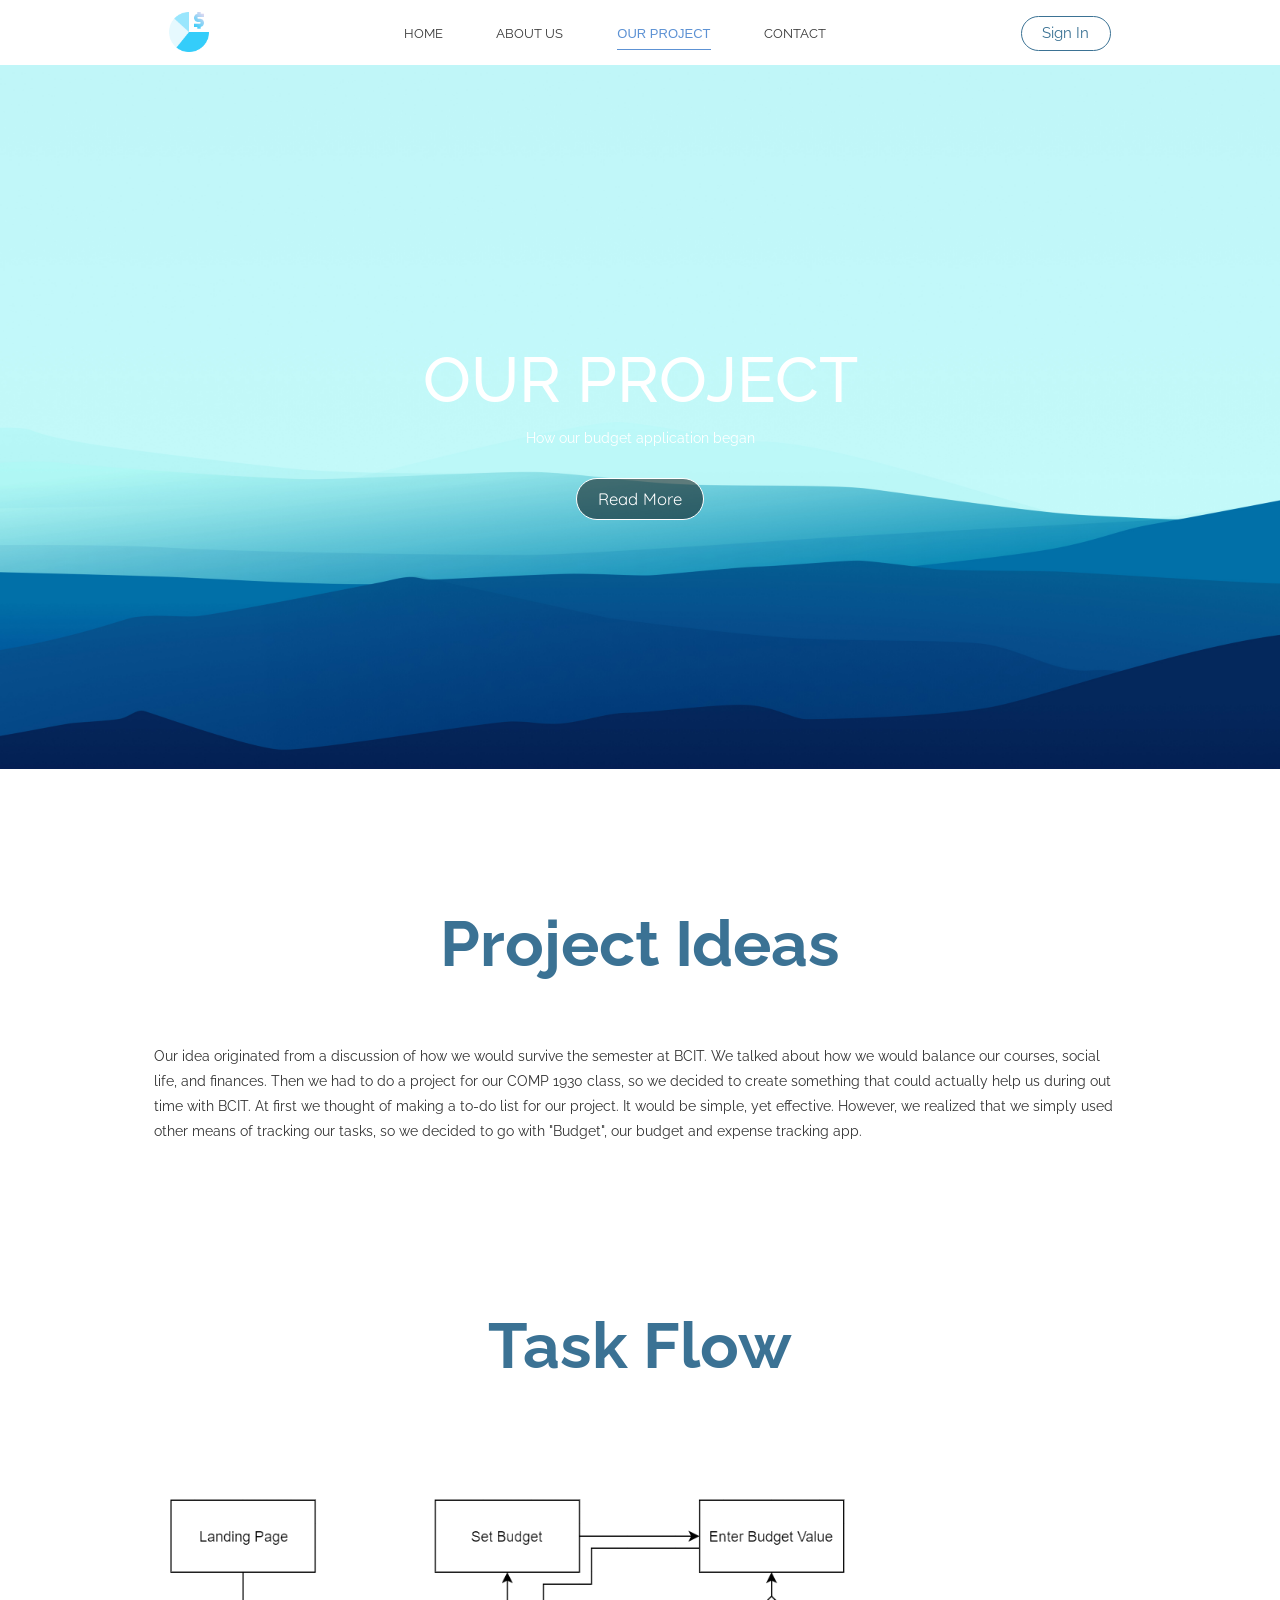
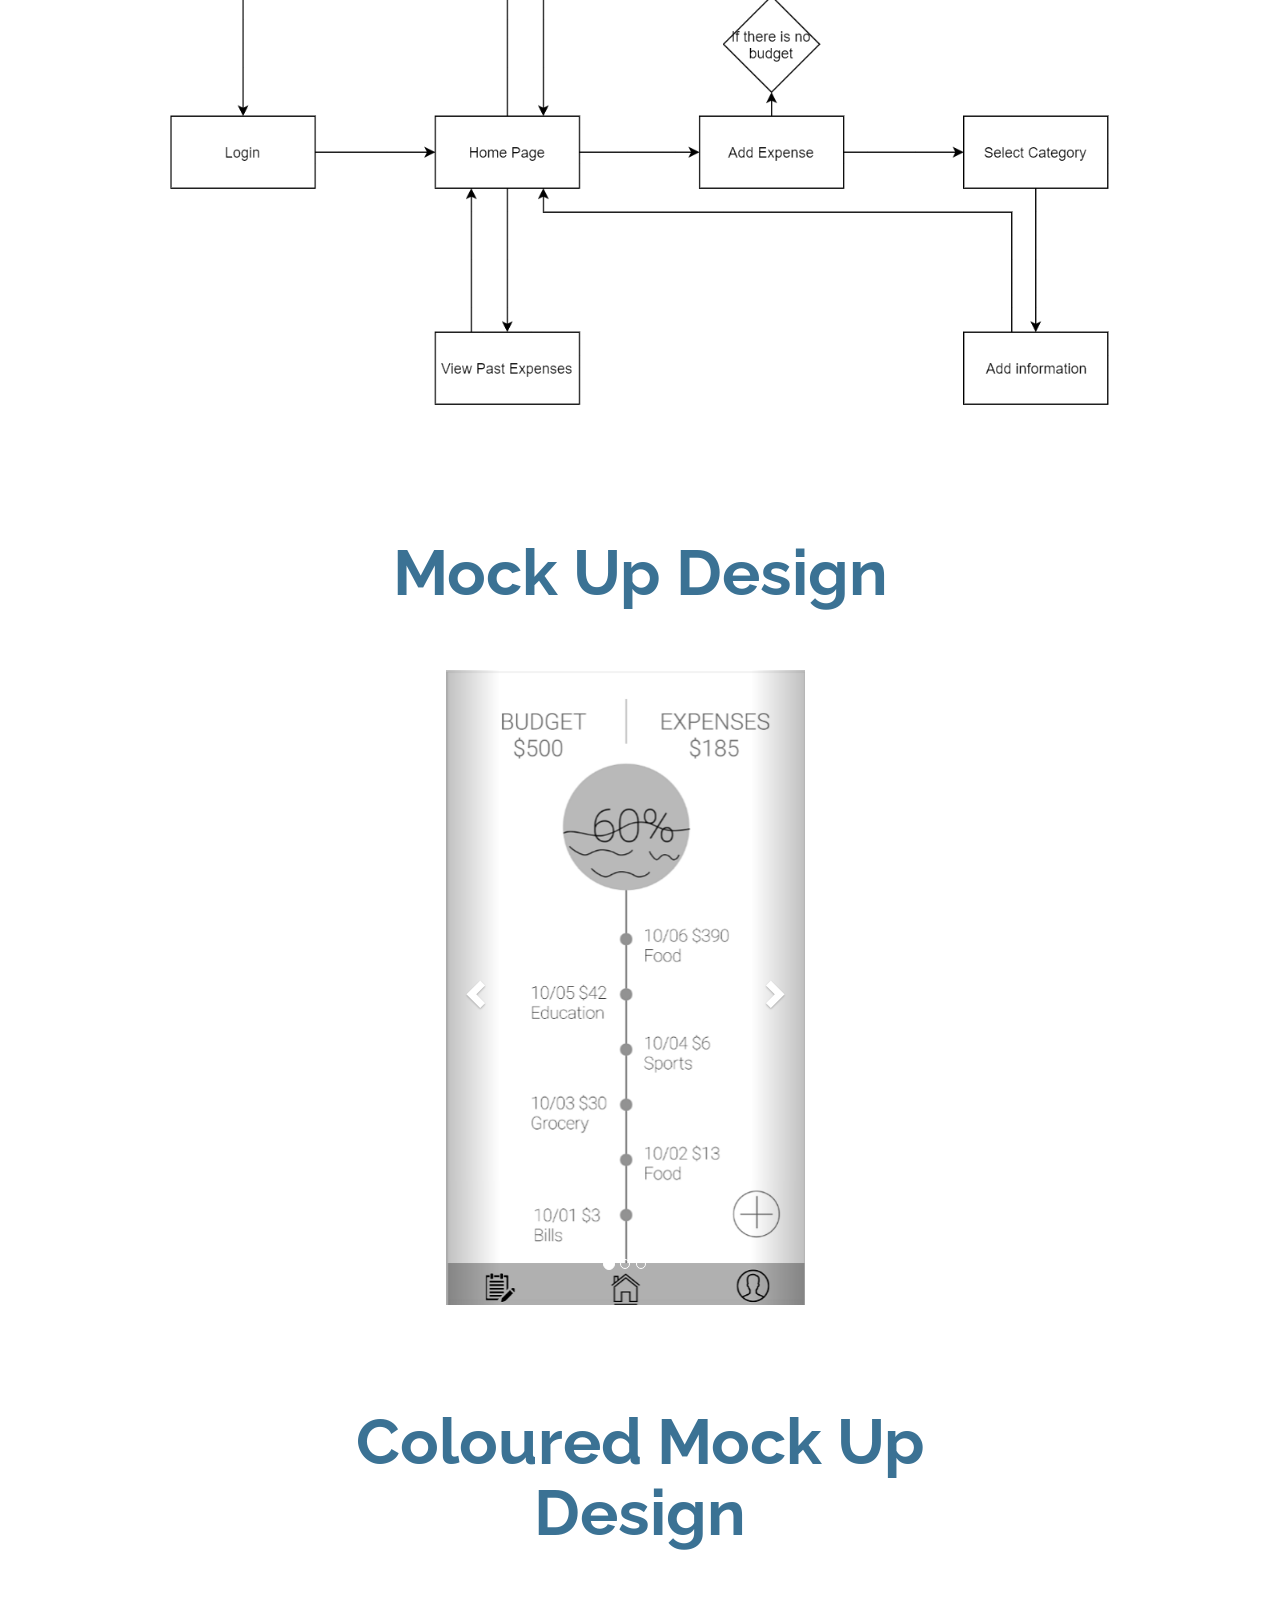
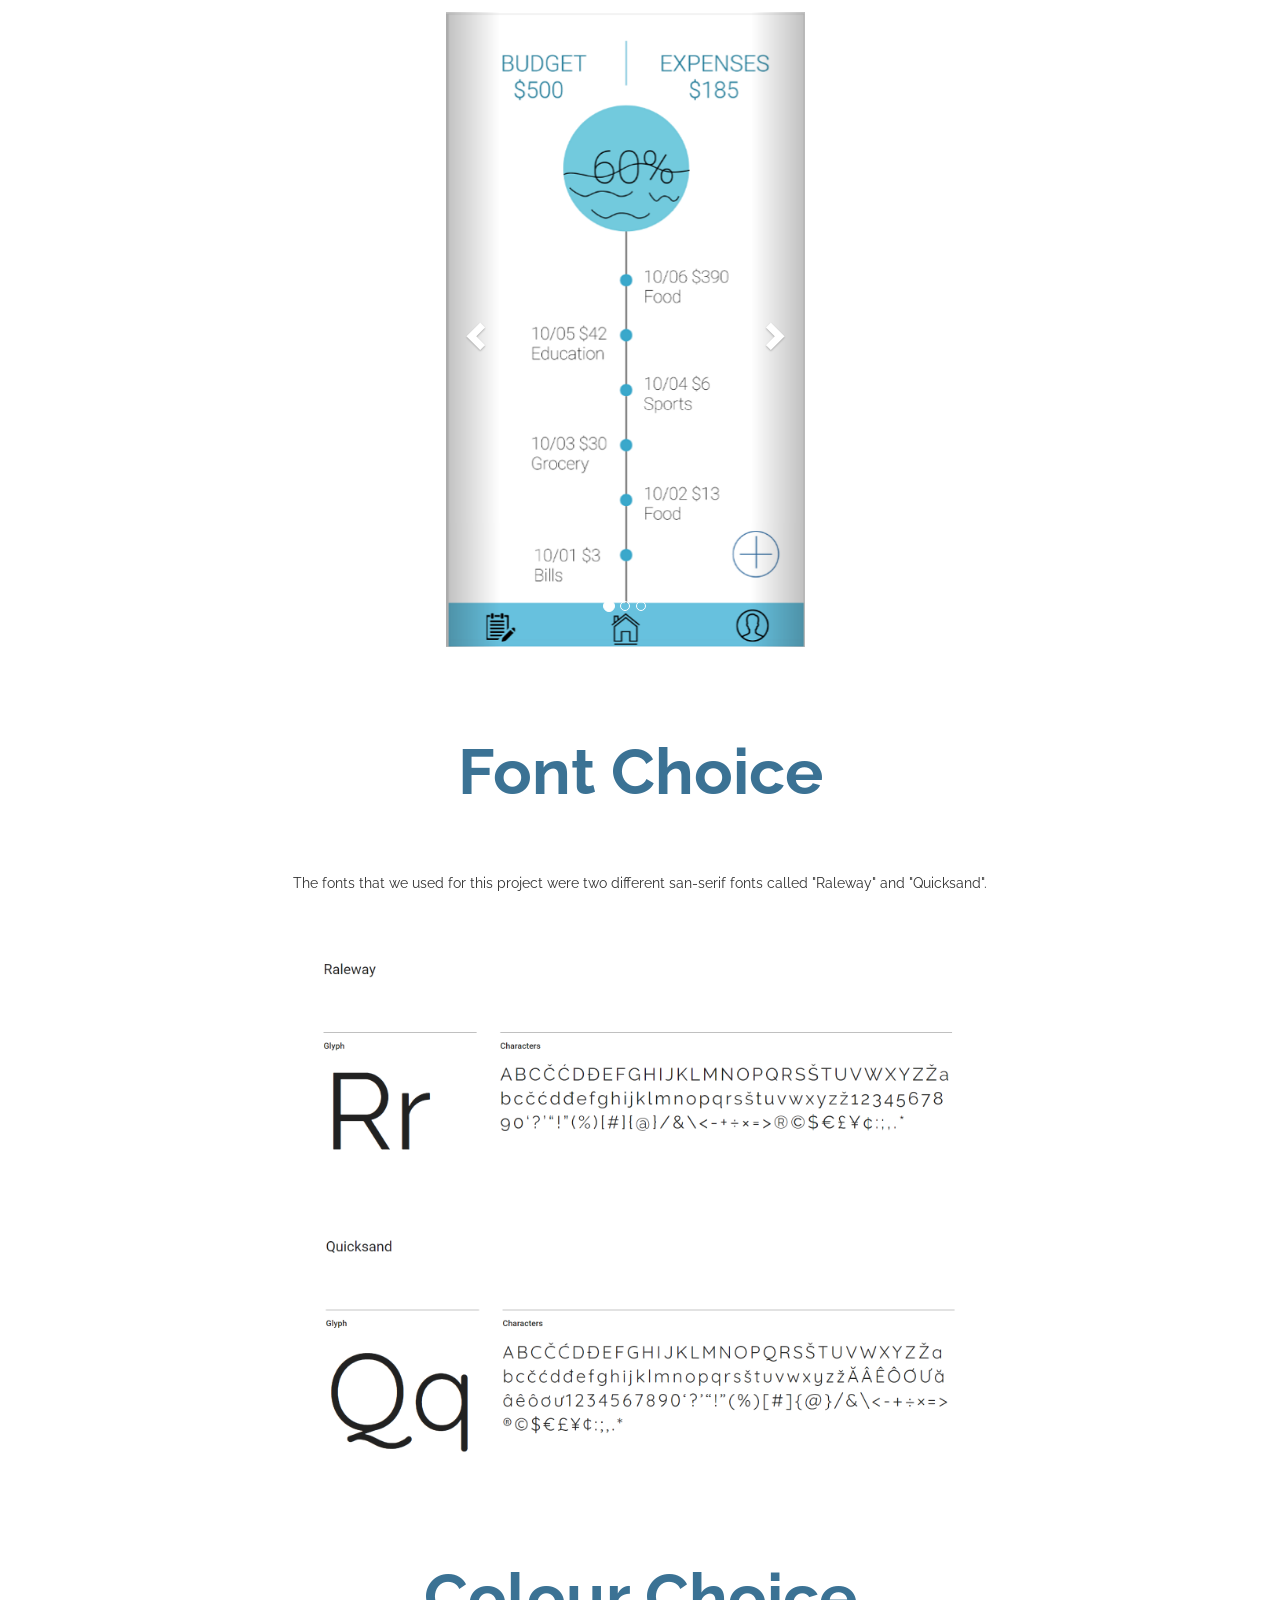
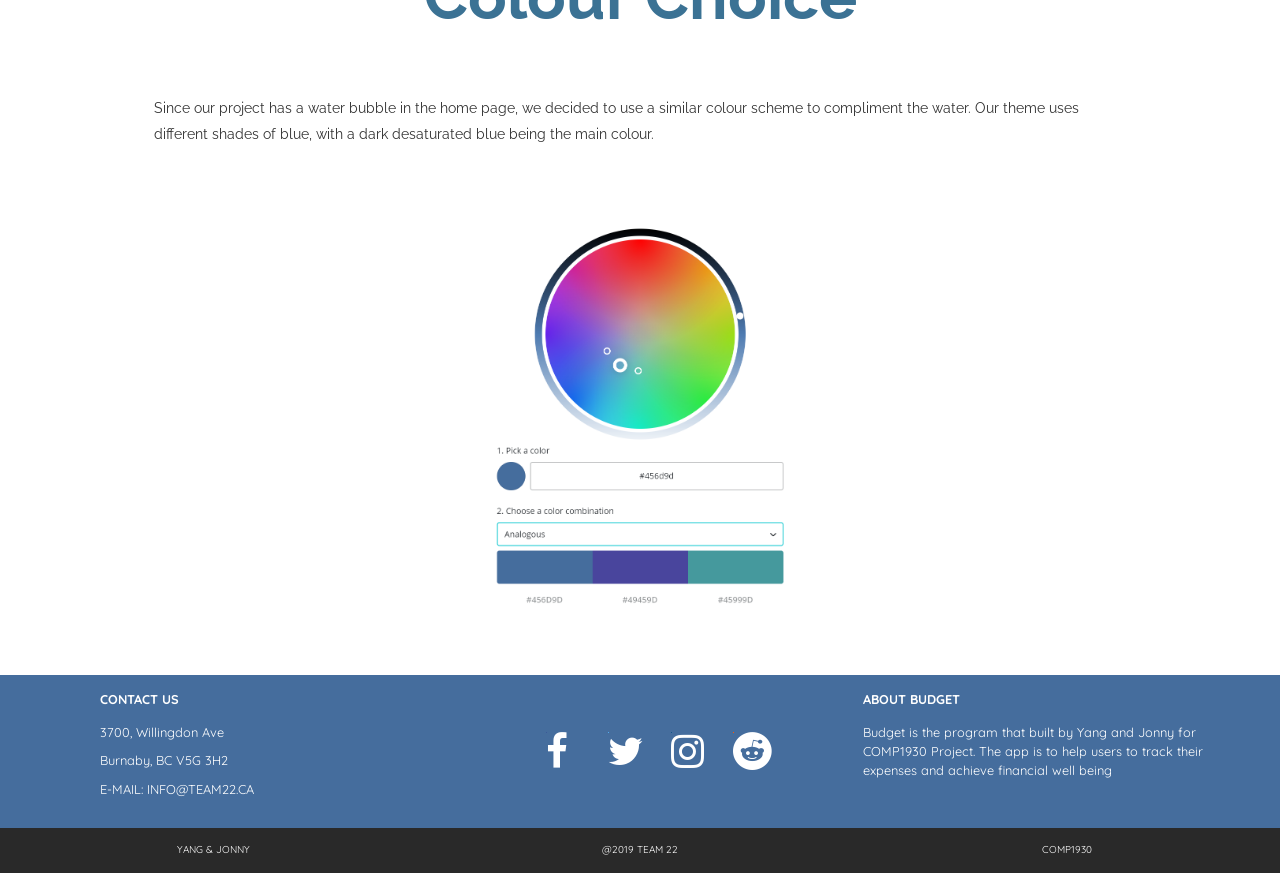
<file: OurProject.html>
<!DOCTYPE html>
<html lang="en">

<head>

    <title>Our Project</title>
    <meta charset="utf-8" />
    <meta name="viewport" content="width=device-width, initial-scale=1.0">
    <link rel="stylesheet" href="CSS/OurProject.css" />
    <link href="https://fonts.googleapis.com/css?family=Raleway&display=swap" rel="stylesheet">
    <link href="https://fonts.googleapis.com/css?family=Quicksand&display=swap" rel="stylesheet">
    <link rel="stylesheet" href="https://cdnjs.cloudflare.com/ajax/libs/font-awesome/4.7.0/css/font-awesome.min.css">
    <link rel="stylesheet" href="https://maxcdn.bootstrapcdn.com/bootstrap/3.4.0/css/bootstrap.min.css">
    <link rel="icon" href="resource/setbudget-icon.png">
    <script src="http://ajax.googleapis.com/ajax/libs/jquery/1.11.2/jquery.min.js"></script>
    <script src="https://maxcdn.bootstrapcdn.com/bootstrap/3.4.0/js/bootstrap.min.js"></script>

</head>

<body>

    <!-- Navigation Bar -->
    <div class="nav-bar">
        <div class="nav-bar-logo">
            <img src="resource/budget-logo.png" width="auto" height="52px">
        </div>
        <div class="nav-bar-list">
            <ul>
                <li><a class="other-link" href="index.html">HOME</a></li>
                <li><a class="other-link" href="about.html">ABOUT US</a></li>
                <li class="current-link">OUR PROJECT</li>
                <li><a class="other-link" href="contact.html">CONTACT</a></li>
            </ul>
        </div>
        <div class="nav-bar-sign-up">
            <button id="nav-bar-sign-btn"><a href="login.html">Sign In</a></button>
        </div>
    </div>

    <!-- Intro part-->
    <div class="section-1">

        <div id="mob-navbar">
            <img id="mob-navbar-icon" src="resource/menu-icon.png" width="30px" height="30px">
        </div>

        <div id="mob-navbar-modal">
            <ul>
                <li><a href="index.html">HOME</a></li>
                <li><a href="OurProject.html">OUR PROJECT</a></li>
                <li><a href="contact.html">CONTACT</a></li>
            </ul>
        </div>

        <div class="container-1">
            <h1>OUR PROJECT</h1>
            <p>How our budget application began</p>
            <a href="#scroll"><button class="read-more-btn">Read More</button></a>
        </div>

    </div>

    <!-- Project Ideas -->
    <div class="section-2">

        <div id="scroll">
            <h2>Project Ideas</h2>
            <p>Our idea originated from a discussion of how we would survive the semester at BCIT. We talked about how
                we
                would balance our courses, social life, and finances. Then we had to do a project for our COMP 1930
                class,
                so we decided to create something that could actually help us during out time with BCIT. At first we
                thought
                of making a to-do list for our project. It would be simple, yet effective. However, we realized that we
                simply
                used other means of tracking our tasks, so we decided to go with "Budget", our budget and expense
                tracking
                app.
            </p>
        </div>

    </div>

    <!-- Task Flow -->
    <div class="section-3">

        <h2>Task Flow</h2>
        <img src="resource/taskflow2.png" alt="Task Flow">

    </div>

    <!-- Mock Up Design -->
    <div class="section-4">

        <h2>Mock Up Design</h2>

    </div>

    <div class="container">
        <div id="myCarousel" class="carousel slide" data-ride="carousel">
            <!-- Indicators -->
            <ol class="carousel-indicators">
                <li data-target="#myCarousel" data-slide-to="0" class="active"></li>
                <li data-target="#myCarousel" data-slide-to="1"></li>
                <li data-target="#myCarousel" data-slide-to="2"></li>
            </ol>

            <!-- Wrapper for slides -->
            <div class="carousel-inner">
                <div class="item active">
                    <img src="resource/mock1.png" alt="Home Page" style="width:100;">
                </div>

                <div class="item">
                    <img src="resource/mock2.png" alt="Categories" style="width:100%;">
                </div>

                <div class="item">
                    <img src="resource/mock3.png" alt="Enter Information" style="width:100%;">
                </div>
            </div>

            <!-- Left and right controls -->
            <a class="left carousel-control" href="#myCarousel" data-slide="prev">
                <span class="glyphicon glyphicon-chevron-left"></span>
                <span class="sr-only">Previous</span>
            </a>
            <a class="right carousel-control" href="#myCarousel" data-slide="next">
                <span class="glyphicon glyphicon-chevron-right"></span>
                <span class="sr-only">Next</span>
            </a>
        </div>
    </div>

    <!-- Coloured Mock Up Design -->
    <div class="section-5">

        <h2>Coloured Mock Up Design</h2>

    </div>

    <div class="container">
        <div id="myCarousel2" class="carousel slide" data-ride="carousel">
            <!-- Indicators -->
            <ol class="carousel-indicators">
                <li data-target="#myCarousel" data-slide-to="0" class="active"></li>
                <li data-target="#myCarousel" data-slide-to="1"></li>
                <li data-target="#myCarousel" data-slide-to="2"></li>
            </ol>

            <!-- Wrapper for slides -->
            <div class="carousel-inner">
                <div class="item active">
                    <img src="resource/mock1-color.png" alt="Home Page" style="width:100;">
                </div>

                <div class="item">
                    <img src="resource/mock2-color.png" alt="Categories" style="width:100%;">
                </div>

                <div class="item">
                    <img src="resource/mock3-color.png" alt="Enter Information" style="width:100%;">
                </div>
            </div>

            <!-- Left and right controls -->
            <a class="left carousel-control" href="#myCarousel2" data-slide="prev">
                <span class="glyphicon glyphicon-chevron-left"></span>
                <span class="sr-only">Previous</span>
            </a>
            <a class="right carousel-control" href="#myCarousel2" data-slide="next">
                <span class="glyphicon glyphicon-chevron-right"></span>
                <span class="sr-only">Next</span>
            </a>
        </div>
    </div>

    <!-- Font Choice -->
    <div class="section-6">

        <h2>Font Choice</h2>

    </div>

    <div class="section-6">

        <p>The fonts that we used for this project were two different san-serif
            fonts called "Raleway" and "Quicksand".
        </p>

    </div>

    <div class="section-6">

        <img src="resource/raleway.png" alt="Raleway Font">

    </div>

    <div class="section-6">

        <img src="resource/quicksand.png" alt="Quicksand Font">

    </div>

    <!-- Colour Choice -->
    <div class="section-7">

        <h2>Colour Choice</h2>

    </div>

    <div class="section-7">

        <p>Since our project has a water bubble in the home page, we decided to
            use a similar colour scheme to compliment the water. Our theme uses
            different shades of blue, with a dark desaturated blue being the main colour.
        </p>

    </div>

    <div class="section-7">

        <img src="resource/colour.png" alt="Color Choice">

    </div>

    <!-- Footer -->
    <div class="section-8">
        <div class="section8-inner-grid">

            <div class="section8-column1-wrap">
                <div class="section8-column1">
                    <h4>CONTACT US</h4>
                    <p>3700, Willingdon Ave</p>
                    <p>Burnaby, BC V5G 3H2</p>
                    <p>E-MAIL: INFO@TEAM22.CA</p>
                </div>
            </div>

            <div class="section8-column2">
                <div class="socialmedia-icon-wrap">
                    <a href="https://www.facebook.com/budget.bcit" target="_blank" class="fa fa-facebook"></a>
                    <a href="https://twitter.com/liyang0525" target="_blank" class="fa fa-twitter"></a>
                    <a href="https://www.instagram.com/yang05_li/" target="_blank" class="fa fa-instagram"></a>
                    <a href="http://www.reddit.ca" target="_blank" class="fa fa-reddit"></a>
                </div>
            </div>

            <div class="section8-column3-wrap">
                <div class="section8-column3">
                    <h4>ABOUT BUDGET</h4>
                    <p>Budget is the program that built by Yang and Jonny for COMP1930 Project. The app is to help users
                        to track their
                        expenses and achieve financial well being
                    </p>
                </div>
            </div>

        </div>
    </div>

    <!-- Copyright Section -->
    <div id="section-9">
        <div class="copyright-wrap">
            <div class="section9-inner-grid">
                <div class="section9-column1">YANG & JONNY</div>
                <div class="section9-column2">@2019 TEAM 22</div>
                <div class="section9-column3">COMP1930</div>
            </div>
        </div>
    </div>

    <!-- Other info pop up menu modal -->
    <div id="other-menu-modal-wrap">
    <div id="other-menu-modal">
        <div id="other-menu-modal-content">
            <div class="other-close-btn"><img id="close-modal-btn" src="resource/close-menu.png" width="40px"
                    height="40px"></div>
            <div class="other-menu-link">
                <h4 id="about-read"><a href="index.html" target="_blank">Home</a></h4>
                <h4 id="contact-read"><a href="contact.html" target="_blank">Contact Us</a></h4>
                <h4 id="project-read"><a href="OurProject.html" target="_blank">Our Project</a></h4>
            </div>
        </div>
    </div>
</div>

    <script src="JS/index.js"></script>

</body>

</html>
</file>
<file: CSS/OurProject.css>
html {
    scroll-behavior: smooth;
}

body {
    font-family: "Raleway", sans-serif;
    margin: 0;
    padding: 0;
}

body a {
    text-decoration: none;
}

/* Hamburger Menu */
#mob-navbar {
    position: absolute;
    left: 20px;
    top: 20px;
}

#mob-navbar {
    z-index: 10;
}

#mob-navbar-modal li {
    list-style-type: none;
    padding: 10px 10px;
    font-size: 10px;
}

#mob-navbar-modal {
    position: absolute;
    top: 0;
    left: -300px;
}

#mob-navbar-modal ul {
    padding-left: 20px;
}

ul a {
    text-decoration: none;
    font-family: "Raleway", sans-serif;
    color: rgb(58, 58, 58);
}

ul a:hover {
    text-decoration: none;
    color: rgb(69, 109, 157);
}

.nav-bar {
    display: none;
}

/* Section 1 */
.section-1 {
    display: flex;
    background: url("../resource/project-banner.jpg") no-repeat center center fixed;
    background-size: cover;
    -webkit-background-size: cover;
    -moz-background-size: cover;
    -o-background-size: cover;
    justify-content: center;
    height: 55vw;
    margin-bottom: 3vw;
}

.container-1 {
    display: flex;
    align-items: center;
    justify-content: center;
    /* padding-top: 10vw; */
    text-align: center;
    flex-direction: column;
}

.container-1 h1 {
    font-size: 5vw;
    font-family: "Raleway", sans-serif;
    color: white;
    margin-bottom: 1vw;
}

.container-1 p {
    color: white;
    font-family: "Raleway", sans-serif;
}

.other-link {
    color: rgb(58, 58, 58);
    text-decoration: none;
}

.current-link {
    border-bottom: 1px solid rgb(93, 146, 212);
    color: rgb(93, 146, 212);
    text-decoration: none;
}

.read-more-btn {
    display: none;
    text-decoration: none;
}

.read-more-btn a {
    text-decoration: none;
}

.read-more-btn:hover {
    background-color: rgb(23, 109, 148);
    color: white;
    border: 1px solid white;
}

/* Section 2*/
.section-2 {
    display: flex;
    flex-wrap: wrap;
    align-items: center;
    justify-content: center;
}

/* Empty ID to let me scroll with the button */
#scroll {
    margin: 0 0 0 0;
    border: 0 0 0 0;
    padding: 0 0 0 0;
    text-decoration: none;
}

.section-2 p {
    flex-wrap: wrap;
    margin: 5vw 12vw 5vw 12vw;
    line-height: 1.8em;
    font-family: "Raleway", sans-serif;
}

.section-2 h2 {
    text-align: center;
    font-size: 5vw;
    font-weight: bold;
    margin: 8vw 12vw 0vw 12vw;
    color: #3B7294;
    font-family: "Raleway", sans-serif;
}

/* Section 3 - Task Flow*/
.section-3 {
    display: flex;
    flex-wrap: wrap;
    align-items: center;
    justify-content: center;
}

.section-3 img {
    flex-wrap: wrap;
    padding-top: 8vw;
    padding-bottom: 8vw;
    max-width: 75%;
}

.section-3 h2 {
    text-align: center;
    font-size: 5vw;
    font-weight: bold;
    font-family: "Raleway", sans-serif;
    margin: 8vw 12vw 0vw 12vw;
    color: #3B7294;
}

/* Section 4 - Mock Design */
.section-4 {
    display: flex;
    flex-wrap: wrap;
    flex-direction: column;
    align-items: center;
    justify-content: space-evenly;
    text-align: center;
    margin: 0 12vw 4vw 12vw;
    color: #3B7294;
}

.section-4 h2 {
    font-size: 5vw;
    font-weight: bold;
    font-family: "Raleway", sans-serif;
}

#myCarousel {
    width: 28vw;
    left: 35%;
}

/* Section 5 - Mock Design Colour */
.section-5 {
    display: flex;
    flex-wrap: wrap;
    flex-direction: column;
    align-items: center;
    justify-content: space-evenly;
    margin: 0 12vw 5vw 12vw;
}

.section-5 h2 {
    text-align: center;
    font-size: 5vw;
    font-weight: bold;
    font-family: "Raleway", sans-serif;
    margin: 8vw 12vw 0 12vw;
    color: #3B7294;
}

#myCarousel2 {
    width: 28vw;
    left: 35%;
}

/* Section 6 - Font Choice */
.section-6 {
    display: flex;
    flex-wrap: wrap;
    flex-direction: column;
    align-items: center;
    justify-content: center;
}

.section-6 p {
    flex-wrap: wrap;
    margin: 5vw 12vw 5vw 12vw;
    font-family: "Raleway", sans-serif;
    line-height: 1.8em;
}

.section-6 h2 {
    text-align: center;
    font-size: 5vw;
    font-weight: bold;
    font-family: "Raleway", sans-serif;
    margin: 7vw 0 0 0;
    color: #3B7294;
}

.section-6 img {
    max-width: 50%;
    margin-bottom: 6vw;
}

/* Section 7 - Colour Choice */
.section-7 {
    display: flex;
    flex-wrap: wrap;
    flex-direction: column;
    align-items: center;
    justify-content: center;
}

.section-7 p {
    flex-wrap: wrap;
    margin: 5vw 12vw 5vw 12vw;
    font-family: "Raleway", sans-serif;
    line-height: 1.8em;
}

.section-7 h2 {
    text-align: center;
    font-size: 5vw;
    font-weight: bold;
    font-family: "Raleway", sans-serif;
    margin: 2vw 12vw 0 12vw;
    color: #3B7294;
}

.section-7 img {
    max-width: 25%;
    margin-bottom: 5vw;
}

/* Section 8 (footer) */
.section-8 {
    grid-column: 1/-1;
    background-color: rgb(69, 109, 157);
    color: rgb(255, 255, 255);
    font-family: 'Quicksand', sans-serif;
}

.section8-inner-grid {
    display: grid;
    grid-template-columns: 1fr;
}

.section8-column1 {
    display: none;
}

.section8-column2 {
    font-size: 20px;
    text-align: center;
}

.section8-column3 {
    display: none;
}

.fa {
    font-size: 1px;
    width: 1px;
    height: 1px;
    text-align: center;
    text-decoration: none;
    margin: 15px 35px 0px 20px;
}

.socialmedia-icon-wrap {
    margin-bottom: 15px;
}

.fa:hover {
    opacity: 0.7;
}

.fa-facebook {
    background: #3B5998;
    color: white;
}

.fa-twitter {
    background: #55ACEE;
    color: white;
}

.fa-instagram {
    background: #125688;
    color: white;
}

.fa-reddit {
    background: #ff5700;
    color: white;
}

/* Section 9 - Copyright */
#section-9 {
    grid-column: 1/-1;
    background-color: rgb(41, 41, 41);

}

.section9-inner-grid {
    display: grid;
    grid-template-columns: 1fr 1fr 1fr;
    text-align: center;
    color: rgb(255, 255, 255);
    font-size: 10px;
    font-family: "Quicksand", sans-serif;
    height: 30px;
}

.copyright-wrap {
    padding-top: 15px;
}

#other-menu-modal-wrap {
    display: none;
}

#other-menu-modal {
    background-color: rgb(0, 0, 0, 0.8);
    width: 100%;
    height: 100%;
    position: fixed;
    top: 0;
    left: 0;
    z-index: 5;
    display: flex;
    justify-content: center;
    align-items: center;
    color: white;
    margin-top: 0;
    opacity: 1;
}

#other-menu-modal-content {
    font-family: 'Raleway', sans-serif;
    font-size: 20px;
}

.other-close-btn {
    background-color: white;
    border-radius: 50%;
    width: 200px;
    height: 200px;
    position: absolute;
    top: 0;
    right: 0;
    margin-top: -80px;
    margin-right: -96px;
    display: flex;
    justify-content: center;
    align-items: center;
}

.other-close-btn:hover {
    background-color: rgb(34, 146, 187);
}

#close-modal-btn {
    margin-left: -55px;
    transform: translateY(30px);
}

.other-menu-link a {
    text-decoration: none;
    color: white;
}

.other-menu-link a:hover {
    color: rgb(34, 146, 187);
    text-decoration: none;
}

/* Responsive layout when the screen is greater than 900px wide. */
@media screen and (min-width: 900px) {
    #mob-navbar-modal {
        display: none;
    }

    #mob-navbar {
        display: none;
    }

    .nav-bar {
        display: flex;
        justify-content: space-evenly;
        background-color: white;
    }

    .nav-bar-list ul {
        padding-left: 0;
    }

    .nav-bar li {
        list-style-type: none;
        display: inline-block;
        margin-left: 25px;
        margin-right: 25px;
        margin-top: 25px;
        padding-bottom: 5px;
        margin-bottom: 5px;
        font-size: 13px;
    }

    .nav-bar-list a {
        text-decoration: none;
        font-family: "Raleway", sans-serif;
    }

    .nav-bar li:hover {
        color: rgb(69, 109, 157);
        user-select: none;
        border-bottom: 1px solid rgb(69, 109, 157);
    }

    .nav-bar-logo img {
        padding-top: 12px;
    }

    #nav-bar-sign-btn {
        font-size: 15px;
        background-color: white;
        width: 90px;
        height: 35px;
        border-radius: 20px;
        border: 1px solid #3B7294;
        font-family: 'Raleway', sans-serif;
        margin-top: 16px;
    }

    #nav-bar-sign-btn a {
        text-decoration: none;
        color: #3B7294;
    }

    .container-1 {
        /* padding-top: 60px; */
    }

    .container-1 h1 {
        margin-top: 2.5vw;
    }

    .read-more-btn {
        display: block;
        width: 10vw;
        height: 3.3vw;
        font-size: 1.3vw;
        color: white;
        font-family: 'Quicksand', sans-serif;
        border: 1px solid white;
        border-radius: 5vw;
        background-color: rgba(0, 0, 0, .5);
        margin-top: 1.5vw;
        text-decoration: none;
    }


    .section4 img {
        max-width: 55%;
    }

    .fa {
        font-size: 1px;
        width: 1px;
        height: 1px;
        text-align: center;
        text-decoration: none;
        margin: 4.5vw 2vw;
    }

    .section8-inner-grid {
        display: grid;
        grid-template-columns: 1fr 1fr 1fr;
    }

    .section8-column1 {
        display: block;
        font-size: 1vw;
        padding-left: 100px;
        padding-bottom: 20px;
    }

    .section8-column1 h4 {
        font-weight: bold;
        font-size: 1vw;
        margin-block-start: 1.33em;
        margin-block-end: 1.33em;
        margin-inline-start: 0px;
        margin-inline-end: 0px;
    }

    .section8-column2 {
        text-align: center;
        font-size: 3vw;
    }

    .section8-column3 {
        display: block;
        line-height: 1.5em;
        font-size: 1vw;
        padding: 0px 20px 0px 10px;
    }

    .section8-column3 h4 {
        font-weight: bold;
        font-size: 1vw;
        margin-block-start: 1.33em;
        margin-block-end: 1.33em;
        margin-inline-start: 0px;
        margin-inline-end: 0px;
    }

    .section8-column3-wrap {
        margin: 0 auto;
    }

}

@media screen and (min-width: 767px) {
    #myCarousel {
        width: 28vw;
        left: 33%;
    }

    #myCarousel2 {
        width: 28vw;
        left: 33%;
    }
}
</file>
